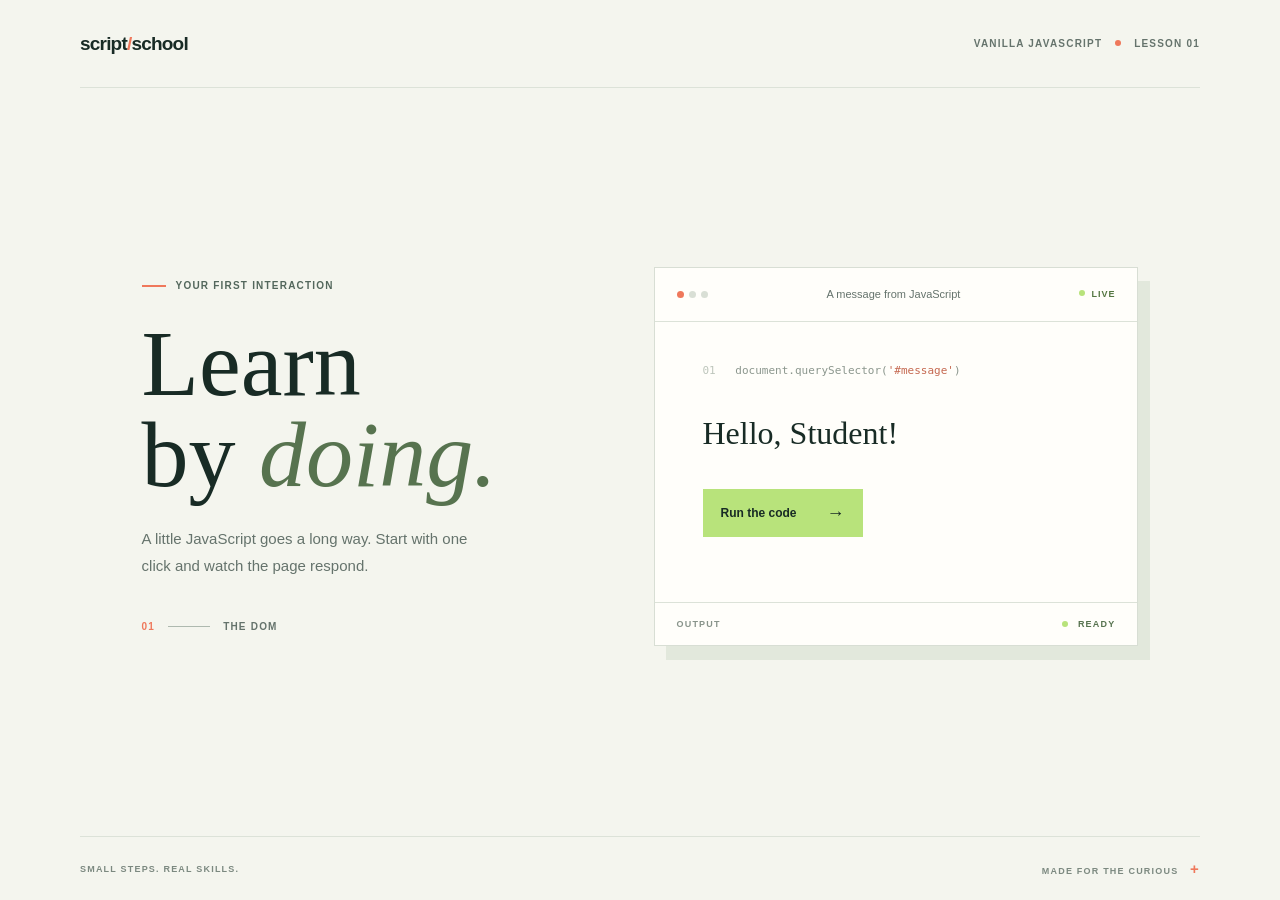
<file: index.html>
<!DOCTYPE html>
<html lang="en">
<head>
    <meta charset="UTF-8">
    <meta name="viewport" content="width=device-width, initial-scale=1.0">
    <title>JavaScript Learning</title>
    <link rel="stylesheet" href="style.css">
    <script src="script.js" defer></script>

</head>
<body>
    <main class="lesson-shell">
        <header class="topbar">
            <a class="wordmark" href="#">script<span>/</span>school</a>
            <span class="course-label">VANILLA JAVASCRIPT <span class="course-dot"></span> LESSON 01</span>
        </header>

        <section class="lesson-layout" aria-labelledby="lesson-title">
            <div class="lesson-copy">
                <p class="eyebrow"><span class="eyebrow-line"></span> YOUR FIRST INTERACTION</p>
                <h1 id="lesson-title">Learn<br>by <em>doing.</em></h1>
                <p class="intro">A little JavaScript goes a long way. Start with one click and watch the page respond.</p>
                <div class="lesson-index"><span>01</span><span class="index-rule"></span><span>THE DOM</span></div>
            </div>

            <section class="demo-panel" aria-label="JavaScript interaction demo">
                <div class="panel-topline">
                    <span class="window-dots" aria-hidden="true"><i></i><i></i><i></i></span>
                    <span class="panel-title">A message from JavaScript</span>
                    <span class="live-indicator">LIVE</span>
                </div>
                <div class="panel-body">
                    <p class="code-hint"><span>01</span> document.querySelector(<b>'#message'</b>)</p>
                    <p id="message" aria-live="polite">Hello, Student!</p>
                    <button id="changeButton" type="button">
                        <span>Run the code</span>
                        <span class="button-arrow" aria-hidden="true">&#8594;</span>
                    </button>
                </div>
                <div class="panel-foot"><span>OUTPUT</span><span class="output-state"><i></i> READY</span></div>
            </section>
        </section>

        <footer class="page-footer"><span>SMALL STEPS. REAL SKILLS.</span><span>MADE FOR THE CURIOUS <b>+</b></span></footer>
    </main>
</body>
</html>
</file>
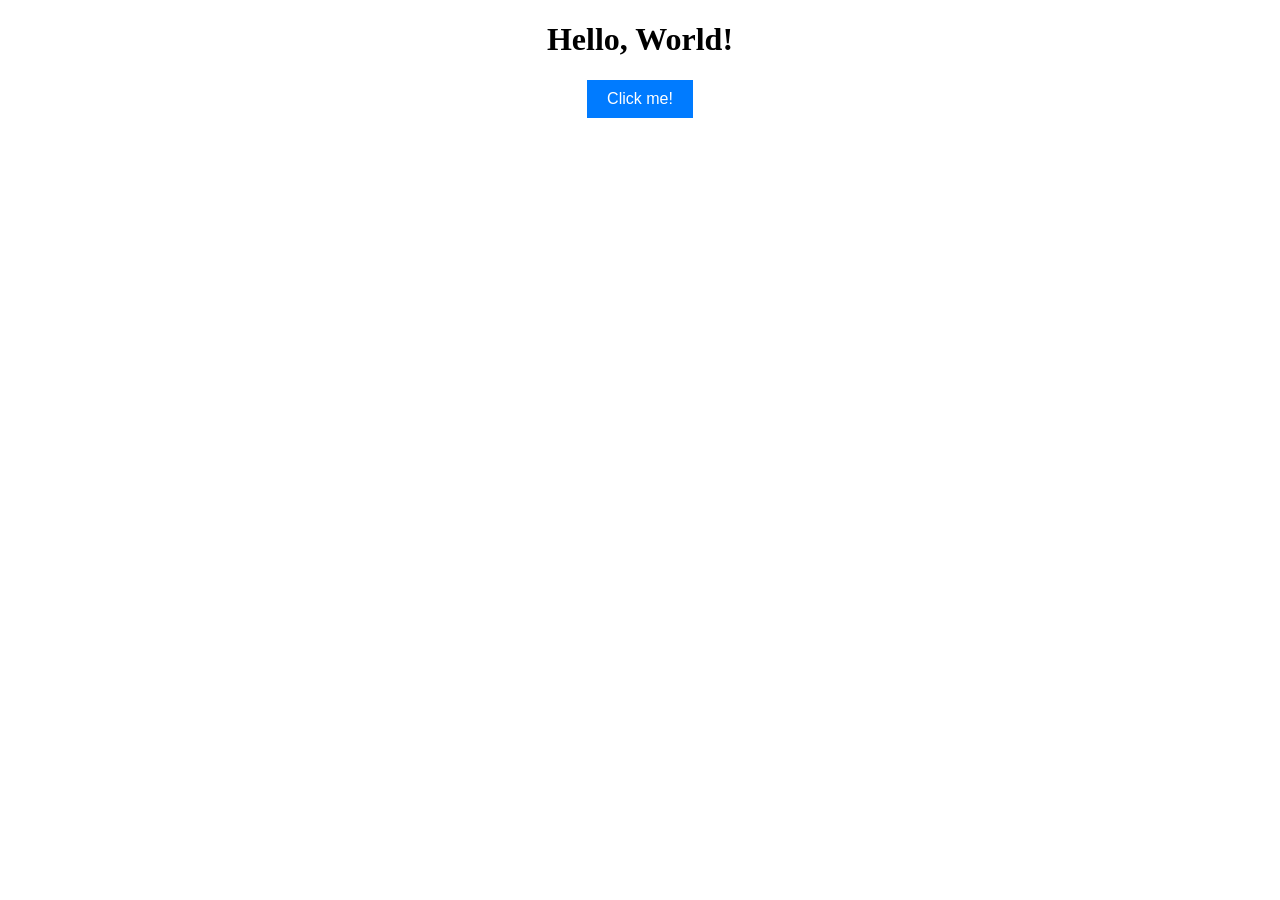
<file: dom_ex.html>
<!DOCTYPE html>
<html lang="en">
<head>
    <meta charset="UTF-8">
    <meta name="viewport" content="width=device-width, initial-scale=1.0">
    <title>Document</title>

    <style>
        div {
           width: 300px;
           margin: 0 auto;
           text-align: center;
        }

        button {
            padding: 10px 20px;
            font-size: 16px;
            cursor: pointer;
            background-color: #007BFF;
            color: white;
            border: none;
        }

    </style>
</head>
<body>
    <div>
        <h1>Hello, World!</h1>
        
        <button class="btn">Click me!</button>
      
    </div>

    <script>
        const button = document.querySelector(".btn");
        const heading = document.querySelector("h1");


        button.addEventListener("click", () => {
            heading.style.color = "red";
        });

    </script>
</body>
</html>
</file>
<file: style.css>
:root {
    color-scheme: light;
    --ink: #182b25;
    --muted: #65736c;
    --paper: #f4f5ee;
    --panel: #fffefa;
    --green: #b8e37b;
    --coral: #ef785b;
    --line: #dce2d8;
}

* { box-sizing: border-box; }

body {
    min-height: 100vh;
    margin: 0;
    color: var(--ink);
    background-color: var(--paper);
    background-image: radial-gradient(#cad2c6 0.7px, transparent 0.7px);
    background-size: 18px 18px;
    font-family: "Avenir Next", Avenir, "Segoe UI", sans-serif;
}

.lesson-shell {
    width: min(1120px, calc(100% - 80px));
    min-height: 100vh;
    margin: 0 auto;
    display: flex;
    flex-direction: column;
}

.topbar, .page-footer {
    display: flex;
    justify-content: space-between;
    align-items: center;
}

.topbar {
    min-height: 88px;
    border-bottom: 1px solid var(--line);
}

.wordmark {
    color: var(--ink);
    font-size: 19px;
    font-weight: 800;
    letter-spacing: -0.8px;
    text-decoration: none;
}

.wordmark span { color: var(--coral); }

.course-label, .eyebrow, .lesson-index, .panel-foot, .page-footer {
    font-size: 10px;
    font-weight: 750;
    letter-spacing: 1.2px;
}

.course-label { color: var(--muted); }
.course-dot { display: inline-block; width: 6px; height: 6px; margin: 0 9px 1px; border-radius: 50%; background: var(--coral); }

.lesson-layout {
    flex: 1;
    display: grid;
    grid-template-columns: 0.9fr 1.1fr;
    align-items: center;
    gap: clamp(48px, 9vw, 120px);
    padding: 76px 5.5% 88px;
}

.eyebrow { display: flex; align-items: center; gap: 10px; margin: 0 0 27px; color: #53675c; }
.eyebrow-line { width: 24px; height: 2px; background: var(--coral); }

h1 {
    margin: 0;
    font-family: Georgia, "Times New Roman", serif;
    font-size: clamp(62px, 7.4vw, 94px);
    font-weight: 500;
    line-height: 0.96;
}

h1 em { color: #57734f; font-weight: 400; }

.intro {
    max-width: 340px;
    margin: 26px 0 42px;
    color: var(--muted);
    font-size: 15px;
    line-height: 1.8;
}

.lesson-index { display: flex; align-items: center; gap: 13px; color: var(--muted); }
.lesson-index span:first-child { color: var(--coral); }
.index-rule { width: 42px; height: 1px; background: #aeb9af; }

.demo-panel {
    overflow: hidden;
    border: 1px solid #d8ded4;
    background: var(--panel);
    box-shadow: 12px 14px 0 #e2e8dc;
    animation: arrive 500ms ease-out both;
}

.panel-topline, .panel-foot {
    display: flex;
    align-items: center;
    justify-content: space-between;
    min-height: 54px;
    padding: 0 22px;
    border-bottom: 1px solid var(--line);
}

.window-dots { display: flex; gap: 5px; }
.window-dots i { width: 7px; height: 7px; border-radius: 50%; background: #d9dfd5; }
.window-dots i:first-child { background: var(--coral); }
.panel-title { color: var(--muted); font-size: 11px; }
.live-indicator { color: #547641; font-size: 9px; font-weight: 800; letter-spacing: 1px; }
.live-indicator::before { content: ""; display: inline-block; width: 6px; height: 6px; margin: 0 6px 1px 0; border-radius: 50%; background: var(--green); }

.panel-body { min-height: 280px; padding: 42px clamp(22px, 4vw, 48px); }
.code-hint { margin: 0 0 38px; color: #8b968d; font-family: monospace; font-size: 11px; overflow-wrap: anywhere; }
.code-hint span { margin-right: 13px; color: #bec6bc; }
.code-hint b { color: #c56850; font-weight: 500; }

#message {
    min-height: 42px;
    margin: 0 0 32px;
    font-family: Georgia, "Times New Roman", serif;
    font-size: clamp(24px, 3vw, 32px);
}

button {
    display: inline-flex;
    min-height: 48px;
    align-items: center;
    gap: 30px;
    padding: 0 18px;
    border: 0;
    color: var(--ink);
    background: var(--green);
    font: inherit;
    font-size: 12px;
    font-weight: 750;
    cursor: pointer;
    transition: background 160ms ease, transform 160ms ease;
}

button:hover { background: #c8ee91; transform: translateY(-2px); }
button:focus-visible { outline: 3px solid var(--coral); outline-offset: 3px; }
.button-arrow { font-size: 18px; line-height: 1; }

.panel-foot { min-height: 43px; border-top: 1px solid var(--line); border-bottom: 0; color: #89948b; font-size: 9px; }
.output-state { color: #57734f; }
.output-state i { display: inline-block; width: 6px; height: 6px; margin-right: 6px; border-radius: 50%; background: var(--green); }

.page-footer { min-height: 64px; border-top: 1px solid var(--line); color: #7c8980; font-size: 9px; }
.page-footer b { margin-left: 8px; color: var(--coral); font-size: 15px; }

@keyframes arrive {
    from { opacity: 0; transform: translateY(12px); }
    to { opacity: 1; transform: translateY(0); }
}

@media (max-width: 700px) {
    .lesson-shell { width: min(100% - 40px, 520px); }
    .topbar { min-height: 70px; }
    .course-label { font-size: 8px; letter-spacing: 0.7px; }
    .course-dot { margin: 0 5px 1px; }
    .lesson-layout { grid-template-columns: 1fr; gap: 42px; padding: 58px 4px 64px; }
    .eyebrow { margin-bottom: 20px; }
    h1 { font-size: clamp(60px, 16vw, 82px); }
    .intro { margin: 20px 0 28px; }
    .lesson-index { display: none; }
    .panel-body { min-height: 250px; padding-top: 34px; }
    .page-footer { font-size: 8px; letter-spacing: 0.7px; }
}

@media (prefers-reduced-motion: reduce) {
    *, *::before, *::after { animation-duration: 0.01ms !important; transition-duration: 0.01ms !important; }
}
</file>
